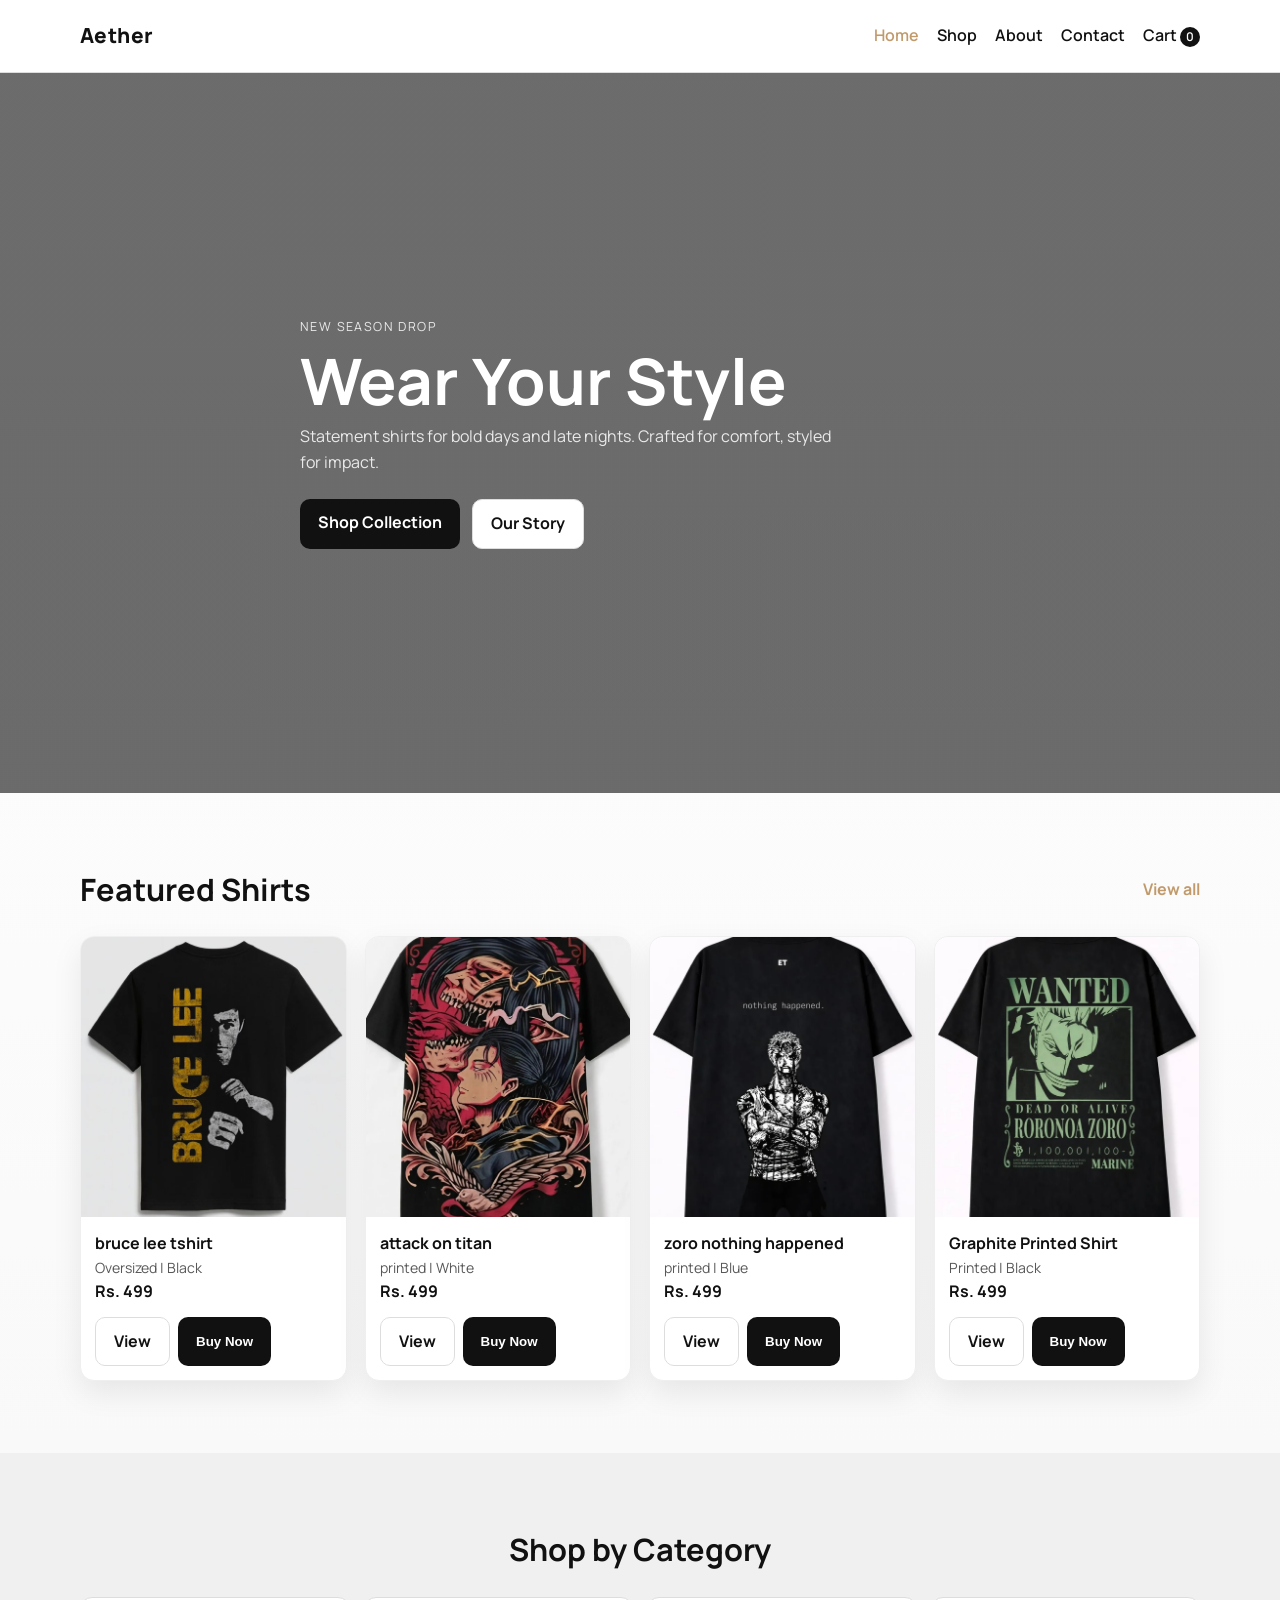
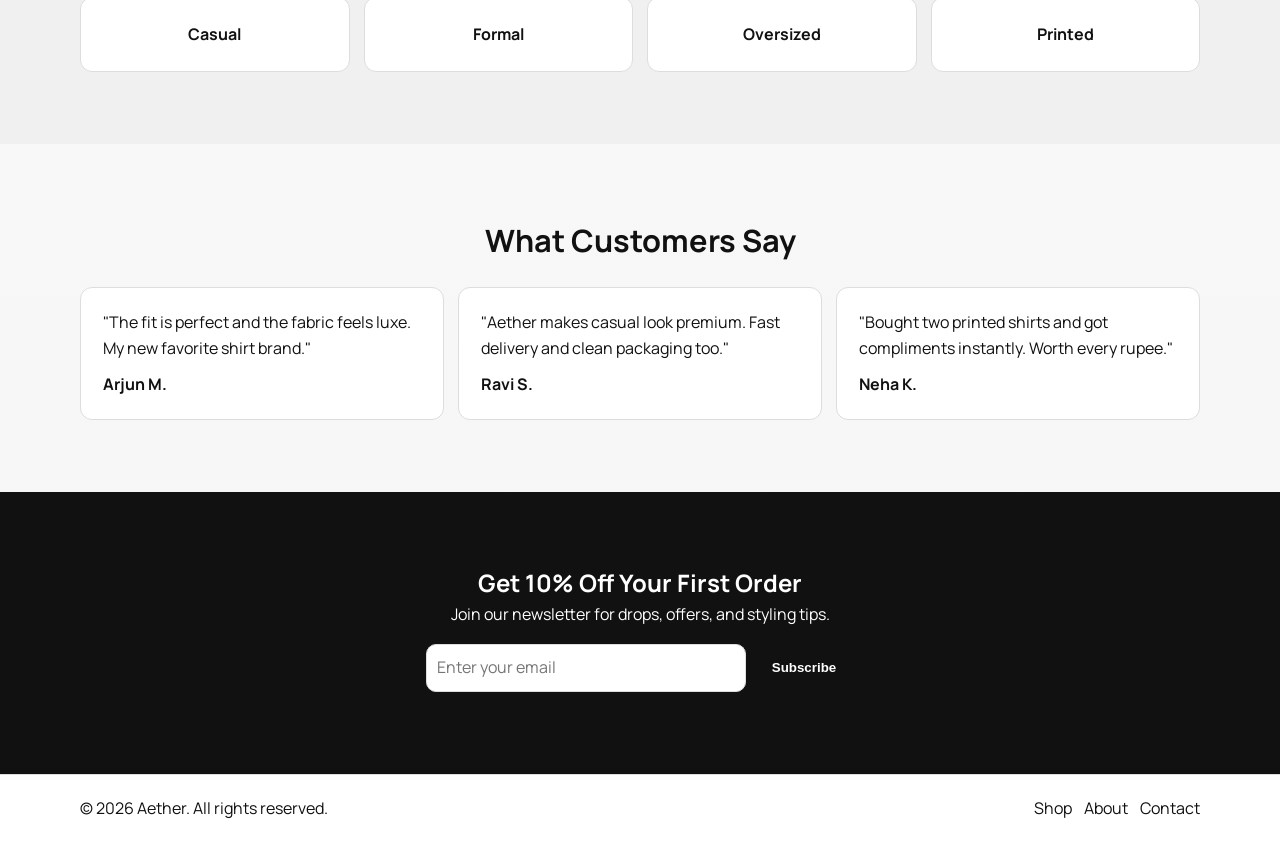
<file: index.html>
<!DOCTYPE html>
<html lang="en">
<head>
  <meta charset="UTF-8" />
  <meta name="viewport" content="width=device-width, initial-scale=1.0" />
  <meta name="description" content="Aether - Premium stylish shirts for every occasion." />
  <meta name="keywords" content="Aether, stylish shirts, men's fashion, premium shirts" />
  <title>Aether | Wear Your Style</title>
  <link rel="preconnect" href="https://fonts.googleapis.com" />
  <link rel="preconnect" href="https://fonts.gstatic.com" crossorigin />
  <link href="https://fonts.googleapis.com/css2?family=Manrope:wght@400;500;600;700;800&display=swap" rel="stylesheet" />
  <link rel="stylesheet" href="styles.css" />
</head>
<body>
  <header class="site-header">
    <nav class="navbar container">
      <a href="index.html" class="brand">Aether</a>
      <button class="menu-toggle" id="menuToggle" aria-label="Open menu">Menu</button>
      <ul class="nav-links" id="navLinks">
        <li><a href="index.html" class="active">Home</a></li>
        <li><a href="shop.html">Shop</a></li>
        <li><a href="about.html">About</a></li>
        <li><a href="contact.html">Contact</a></li>
        <li><a href="cart.html">Cart <span id="cartCount" class="cart-pill">0</span></a></li>
      </ul>
    </nav>
  </header>

  <main>
    <section class="hero">
      <div class="container hero-content reveal">
        <p class="eyebrow">New Season Drop</p>
        <h1>Wear Your Style</h1>
        <p>Statement shirts for bold days and late nights. Crafted for comfort, styled for impact.</p>
        <div class="hero-actions">
          <a href="shop.html" class="btn btn-primary">Shop Collection</a>
          <a href="about.html" class="btn btn-ghost">Our Story</a>
        </div>
      </div>
    </section>

    <section class="section container reveal">
      <div class="section-head">
        <h2>Featured Shirts</h2>
        <a href="shop.html" class="text-link">View all</a>
      </div>
      <div id="featuredGrid" class="product-grid"></div>
    </section>

    <section class="section section-alt reveal">
      <div class="container">
        <div class="section-head center">
          <h2>Shop by Category</h2>
        </div>
        <div class="category-grid">
          <a href="shop.html?category=Casual" class="category-card">Casual</a>
          <a href="shop.html?category=Formal" class="category-card">Formal</a>
          <a href="shop.html?category=Oversized" class="category-card">Oversized</a>
          <a href="shop.html?category=Printed" class="category-card">Printed</a>
        </div>
      </div>
    </section>

    <section class="section container reveal">
      <div class="section-head center">
        <h2>What Customers Say</h2>
      </div>
      <div class="testimonial-grid">
        <article class="testimonial-card">
          <p>"The fit is perfect and the fabric feels luxe. My new favorite shirt brand."</p>
          <h4>Arjun M.</h4>
        </article>
        <article class="testimonial-card">
          <p>"Aether makes casual look premium. Fast delivery and clean packaging too."</p>
          <h4>Ravi S.</h4>
        </article>
        <article class="testimonial-card">
          <p>"Bought two printed shirts and got compliments instantly. Worth every rupee."</p>
          <h4>Neha K.</h4>
        </article>
      </div>
    </section>

    <section class="section newsletter reveal">
      <div class="container newsletter-box">
        <h2>Get 10% Off Your First Order</h2>
        <p>Join our newsletter for drops, offers, and styling tips.</p>
        <form id="newsletterForm" class="newsletter-form">
          <input type="email" id="newsletterEmail" placeholder="Enter your email" required />
          <button type="submit" class="btn btn-primary">Subscribe</button>
        </form>
        <p id="newsletterMessage" class="form-message" aria-live="polite"></p>
      </div>
    </section>
  </main>

  <footer class="site-footer">
    <div class="container footer-row">
      <p>&copy; 2026 Aether. All rights reserved.</p>
      <div class="footer-links">
        <a href="shop.html">Shop</a>
        <a href="about.html">About</a>
        <a href="contact.html">Contact</a>
      </div>
    </div>
  </footer>

  <script src="app.js"></script>
</body>
</html>
</file>
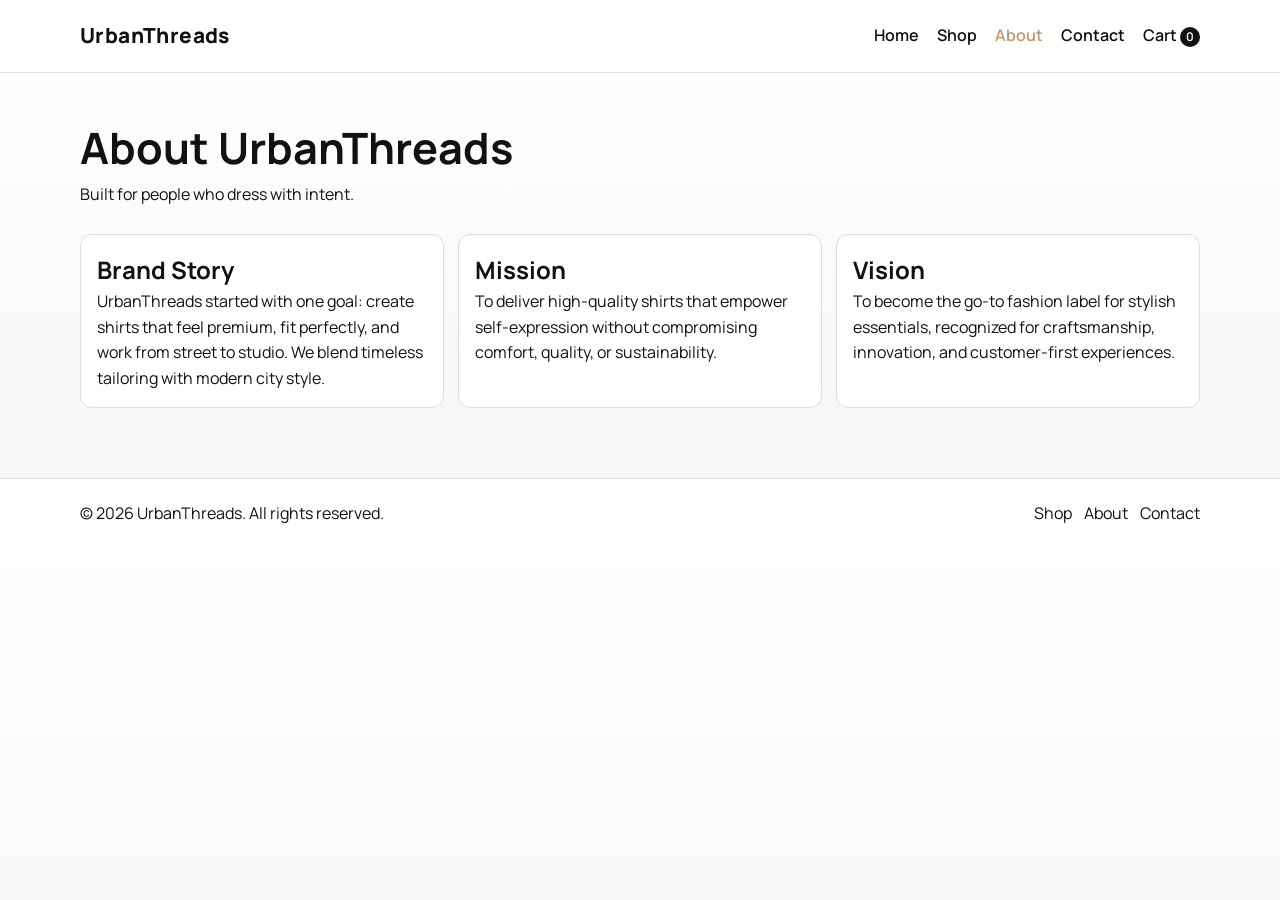
<file: about.html>
<!DOCTYPE html>
<html lang="en">
<head>
  <meta charset="UTF-8" />
  <meta name="viewport" content="width=device-width, initial-scale=1.0" />
  <meta name="description" content="Learn about UrbanThreads story, mission, and vision." />
  <title>UrbanThreads | About Us</title>
  <link rel="preconnect" href="https://fonts.googleapis.com" />
  <link rel="preconnect" href="https://fonts.gstatic.com" crossorigin />
  <link href="https://fonts.googleapis.com/css2?family=Manrope:wght@400;500;600;700;800&display=swap" rel="stylesheet" />
  <link rel="stylesheet" href="styles.css" />
</head>
<body>
  <header class="site-header">
    <nav class="navbar container">
      <a href="index.html" class="brand">UrbanThreads</a>
      <button class="menu-toggle" id="menuToggle" aria-label="Open menu">Menu</button>
      <ul class="nav-links" id="navLinks">
        <li><a href="index.html">Home</a></li>
        <li><a href="shop.html">Shop</a></li>
        <li><a href="about.html" class="active">About</a></li>
        <li><a href="contact.html">Contact</a></li>
        <li><a href="cart.html">Cart <span id="cartCount" class="cart-pill">0</span></a></li>
      </ul>
    </nav>
  </header>

  <main class="container page-main">
    <section class="page-title reveal">
      <h1>About UrbanThreads</h1>
      <p>Built for people who dress with intent.</p>
    </section>

    <section class="about-grid reveal">
      <article class="about-card">
        <h2>Brand Story</h2>
        <p>UrbanThreads started with one goal: create shirts that feel premium, fit perfectly, and work from street to studio. We blend timeless tailoring with modern city style.</p>
      </article>
      <article class="about-card">
        <h2>Mission</h2>
        <p>To deliver high-quality shirts that empower self-expression without compromising comfort, quality, or sustainability.</p>
      </article>
      <article class="about-card">
        <h2>Vision</h2>
        <p>To become the go-to fashion label for stylish essentials, recognized for craftsmanship, innovation, and customer-first experiences.</p>
      </article>
    </section>
  </main>

  <footer class="site-footer">
    <div class="container footer-row">
      <p>&copy; 2026 UrbanThreads. All rights reserved.</p>
      <div class="footer-links">
        <a href="shop.html">Shop</a>
        <a href="about.html">About</a>
        <a href="contact.html">Contact</a>
      </div>
    </div>
  </footer>

  <script src="app.js"></script>
</body>
</html>
</file>
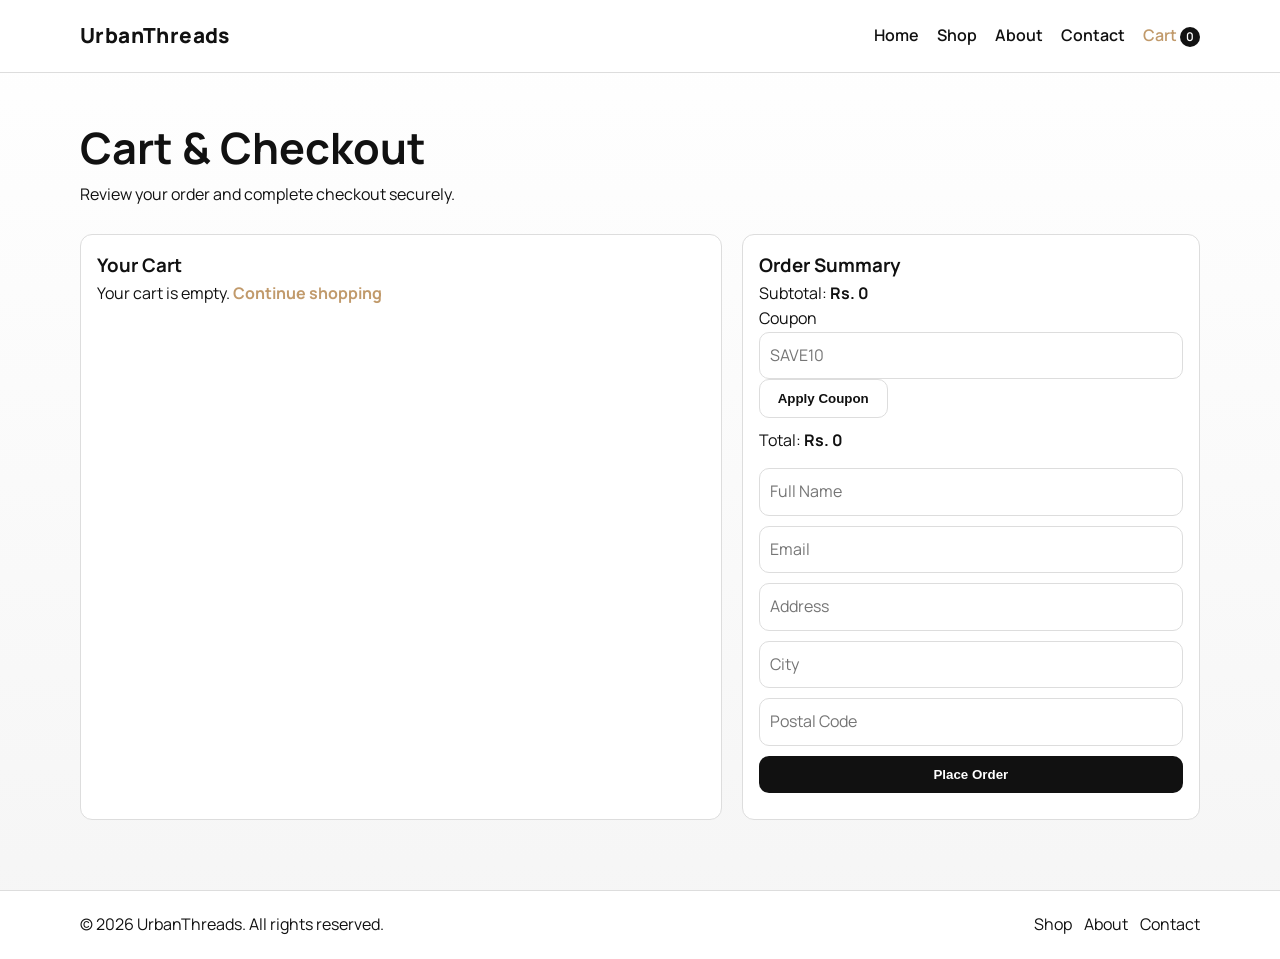
<file: cart.html>
<!DOCTYPE html>
<html lang="en">
<head>
  <meta charset="UTF-8" />
  <meta name="viewport" content="width=device-width, initial-scale=1.0" />
  <meta name="description" content="Cart and secure checkout at UrbanThreads." />
  <title>UrbanThreads | Cart & Checkout</title>
  <link rel="preconnect" href="https://fonts.googleapis.com" />
  <link rel="preconnect" href="https://fonts.gstatic.com" crossorigin />
  <link href="https://fonts.googleapis.com/css2?family=Manrope:wght@400;500;600;700;800&display=swap" rel="stylesheet" />
  <link rel="stylesheet" href="styles.css" />
</head>
<body>
  <header class="site-header">
    <nav class="navbar container">
      <a href="index.html" class="brand">UrbanThreads</a>
      <button class="menu-toggle" id="menuToggle" aria-label="Open menu">Menu</button>
      <ul class="nav-links" id="navLinks">
        <li><a href="index.html">Home</a></li>
        <li><a href="shop.html">Shop</a></li>
        <li><a href="about.html">About</a></li>
        <li><a href="contact.html">Contact</a></li>
        <li><a href="cart.html" class="active">Cart <span id="cartCount" class="cart-pill">0</span></a></li>
      </ul>
    </nav>
  </header>

  <main class="container page-main">
    <section class="page-title reveal">
      <h1>Cart & Checkout</h1>
      <p>Review your order and complete checkout securely.</p>
    </section>

    <section class="checkout-layout">
      <div class="cart-panel reveal">
        <h3>Your Cart</h3>
        <div id="cartItems"></div>
      </div>

      <aside class="checkout-panel reveal">
        <h3>Order Summary</h3>
        <p>Subtotal: <strong id="cartSubtotal">Rs. 0</strong></p>
        <label>Coupon
          <input type="text" id="couponCode" placeholder="SAVE10" />
        </label>
        <button id="applyCoupon" class="btn btn-ghost">Apply Coupon</button>
        <p id="couponMessage" class="form-message"></p>
        <p>Total: <strong id="cartTotal">Rs. 0</strong></p>

        <form id="checkoutForm" class="checkout-form">
          <input type="text" placeholder="Full Name" required />
          <input type="email" placeholder="Email" required />
          <input type="text" placeholder="Address" required />
          <input type="text" placeholder="City" required />
          <input type="text" placeholder="Postal Code" required />
          <button type="submit" class="btn btn-primary">Place Order</button>
        </form>
        <p id="checkoutMessage" class="form-message" aria-live="polite"></p>
      </aside>
    </section>
  </main>

  <footer class="site-footer">
    <div class="container footer-row">
      <p>&copy; 2026 UrbanThreads. All rights reserved.</p>
      <div class="footer-links">
        <a href="shop.html">Shop</a>
        <a href="about.html">About</a>
        <a href="contact.html">Contact</a>
      </div>
    </div>
  </footer>

  <script src="app.js"></script>
</body>
</html>
</file>
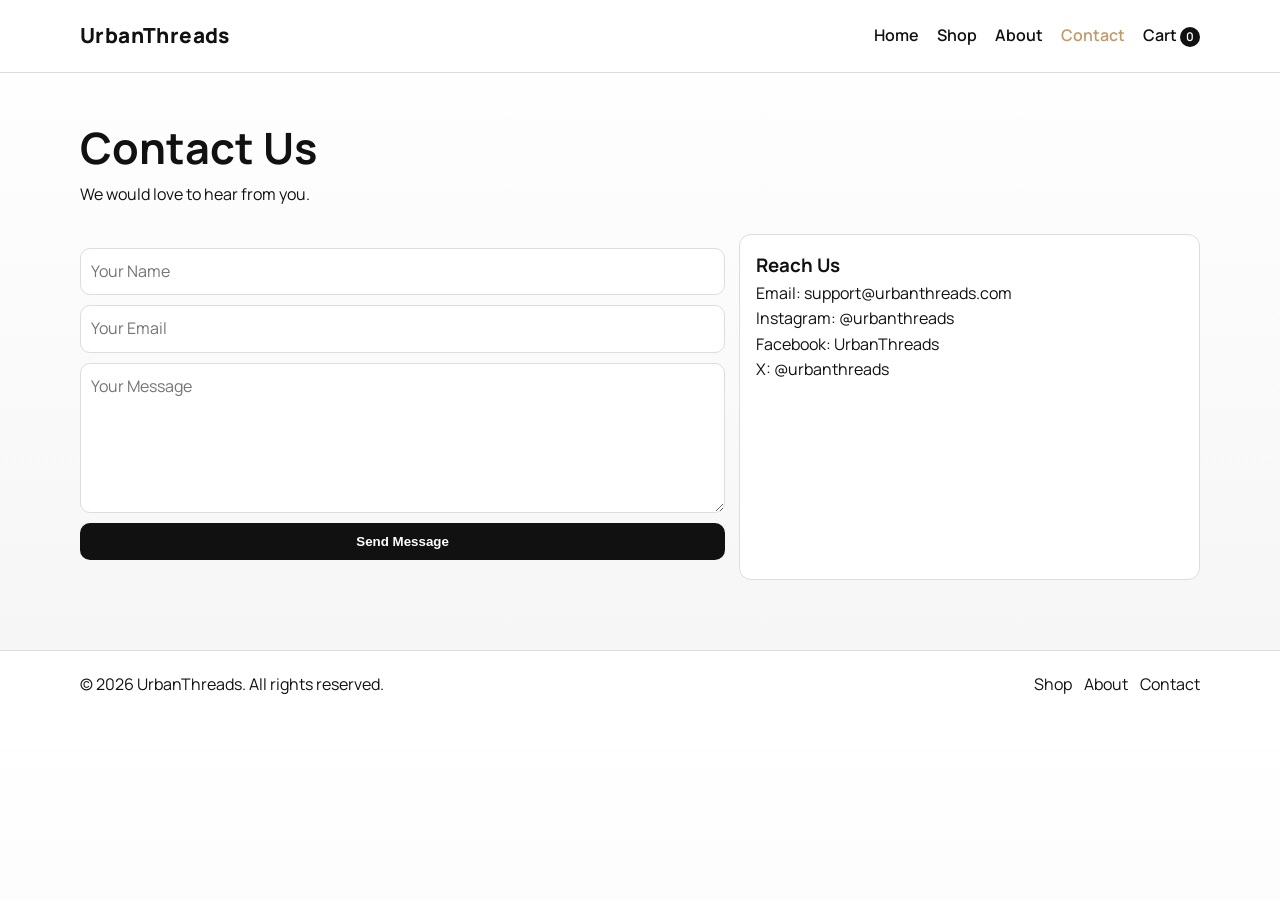
<file: contact.html>
<!DOCTYPE html>
<html lang="en">
<head>
  <meta charset="UTF-8" />
  <meta name="viewport" content="width=device-width, initial-scale=1.0" />
  <meta name="description" content="Contact UrbanThreads for support and collaborations." />
  <title>UrbanThreads | Contact</title>
  <link rel="preconnect" href="https://fonts.googleapis.com" />
  <link rel="preconnect" href="https://fonts.gstatic.com" crossorigin />
  <link href="https://fonts.googleapis.com/css2?family=Manrope:wght@400;500;600;700;800&display=swap" rel="stylesheet" />
  <link rel="stylesheet" href="styles.css" />
</head>
<body>
  <header class="site-header">
    <nav class="navbar container">
      <a href="index.html" class="brand">UrbanThreads</a>
      <button class="menu-toggle" id="menuToggle" aria-label="Open menu">Menu</button>
      <ul class="nav-links" id="navLinks">
        <li><a href="index.html">Home</a></li>
        <li><a href="shop.html">Shop</a></li>
        <li><a href="about.html">About</a></li>
        <li><a href="contact.html" class="active">Contact</a></li>
        <li><a href="cart.html">Cart <span id="cartCount" class="cart-pill">0</span></a></li>
      </ul>
    </nav>
  </header>

  <main class="container page-main">
    <section class="page-title reveal">
      <h1>Contact Us</h1>
      <p>We would love to hear from you.</p>
    </section>

    <section class="contact-layout reveal">
      <form id="contactForm" class="contact-form">
        <input type="text" placeholder="Your Name" required />
        <input type="email" placeholder="Your Email" required />
        <textarea rows="5" placeholder="Your Message" required></textarea>
        <button type="submit" class="btn btn-primary">Send Message</button>
        <p id="contactMessage" class="form-message" aria-live="polite"></p>
      </form>
      <aside class="contact-card">
        <h3>Reach Us</h3>
        <p>Email: <a href="mailto:support@urbanthreads.com">support@urbanthreads.com</a></p>
        <p>Instagram: <a href="#">@urbanthreads</a></p>
        <p>Facebook: <a href="#">UrbanThreads</a></p>
        <p>X: <a href="#">@urbanthreads</a></p>
      </aside>
    </section>
  </main>

  <footer class="site-footer">
    <div class="container footer-row">
      <p>&copy; 2026 UrbanThreads. All rights reserved.</p>
      <div class="footer-links">
        <a href="shop.html">Shop</a>
        <a href="about.html">About</a>
        <a href="contact.html">Contact</a>
      </div>
    </div>
  </footer>

  <script src="app.js"></script>
</body>
</html>
</file>
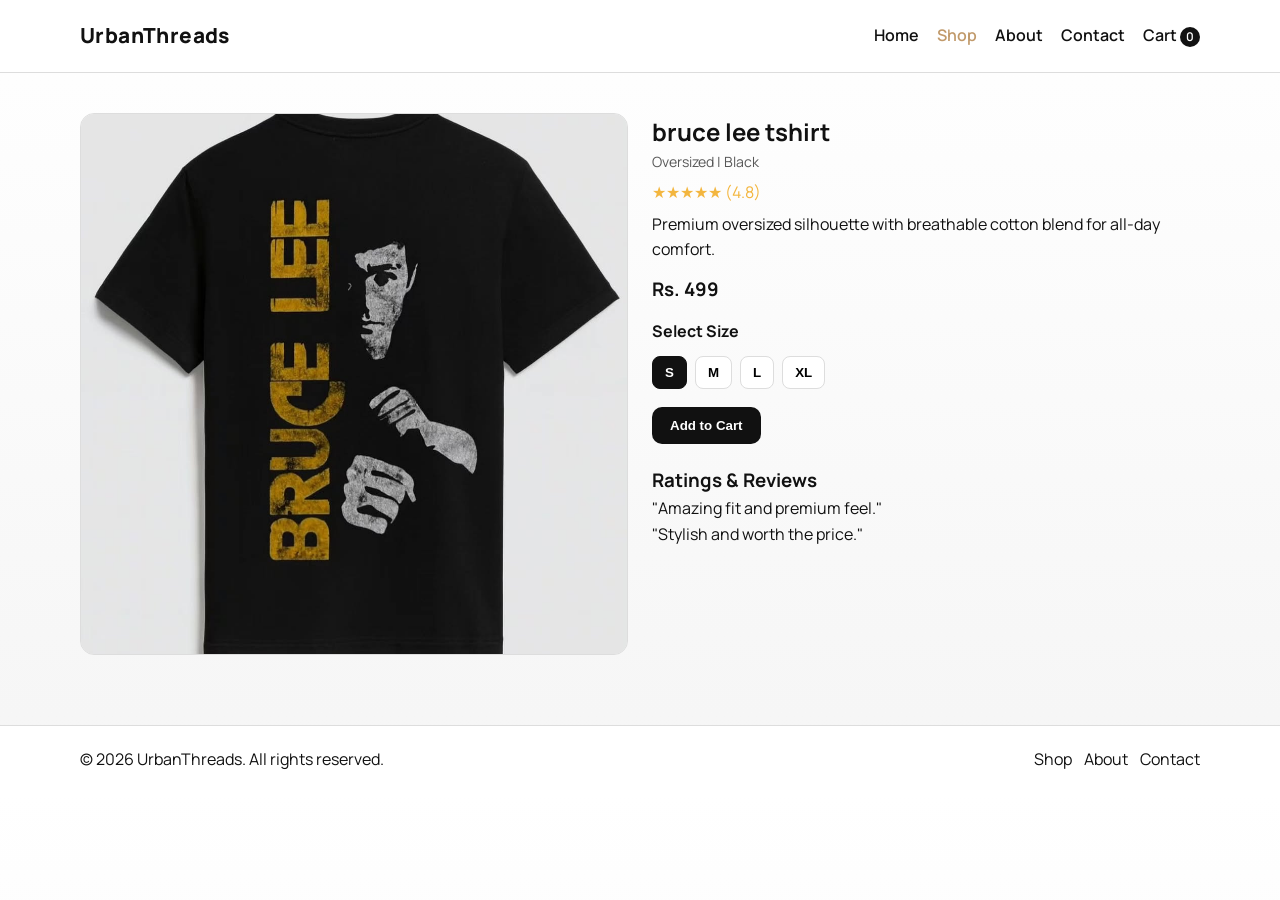
<file: product.html>
<!DOCTYPE html>
<html lang="en">
<head>
  <meta charset="UTF-8" />
  <meta name="viewport" content="width=device-width, initial-scale=1.0" />
  <meta name="description" content="View shirt details at UrbanThreads." />
  <meta name="keywords" content="shirt details, buy shirt online, UrbanThreads" />
  <title>UrbanThreads | Product</title>
  <link rel="preconnect" href="https://fonts.googleapis.com" />
  <link rel="preconnect" href="https://fonts.gstatic.com" crossorigin />
  <link href="https://fonts.googleapis.com/css2?family=Manrope:wght@400;500;600;700;800&display=swap" rel="stylesheet" />
  <link rel="stylesheet" href="styles.css" />
</head>
<body>
  <header class="site-header">
    <nav class="navbar container">
      <a href="index.html" class="brand">UrbanThreads</a>
      <button class="menu-toggle" id="menuToggle" aria-label="Open menu">Menu</button>
      <ul class="nav-links" id="navLinks">
        <li><a href="index.html">Home</a></li>
        <li><a href="shop.html" class="active">Shop</a></li>
        <li><a href="about.html">About</a></li>
        <li><a href="contact.html">Contact</a></li>
        <li><a href="cart.html">Cart <span id="cartCount" class="cart-pill">0</span></a></li>
      </ul>
    </nav>
  </header>

  <main class="container page-main">
    <section id="productDetail" class="product-detail reveal"></section>
  </main>

  <footer class="site-footer">
    <div class="container footer-row">
      <p>&copy; 2026 UrbanThreads. All rights reserved.</p>
      <div class="footer-links">
        <a href="shop.html">Shop</a>
        <a href="about.html">About</a>
        <a href="contact.html">Contact</a>
      </div>
    </div>
  </footer>

  <script src="app.js"></script>
</body>
</html>
</file>
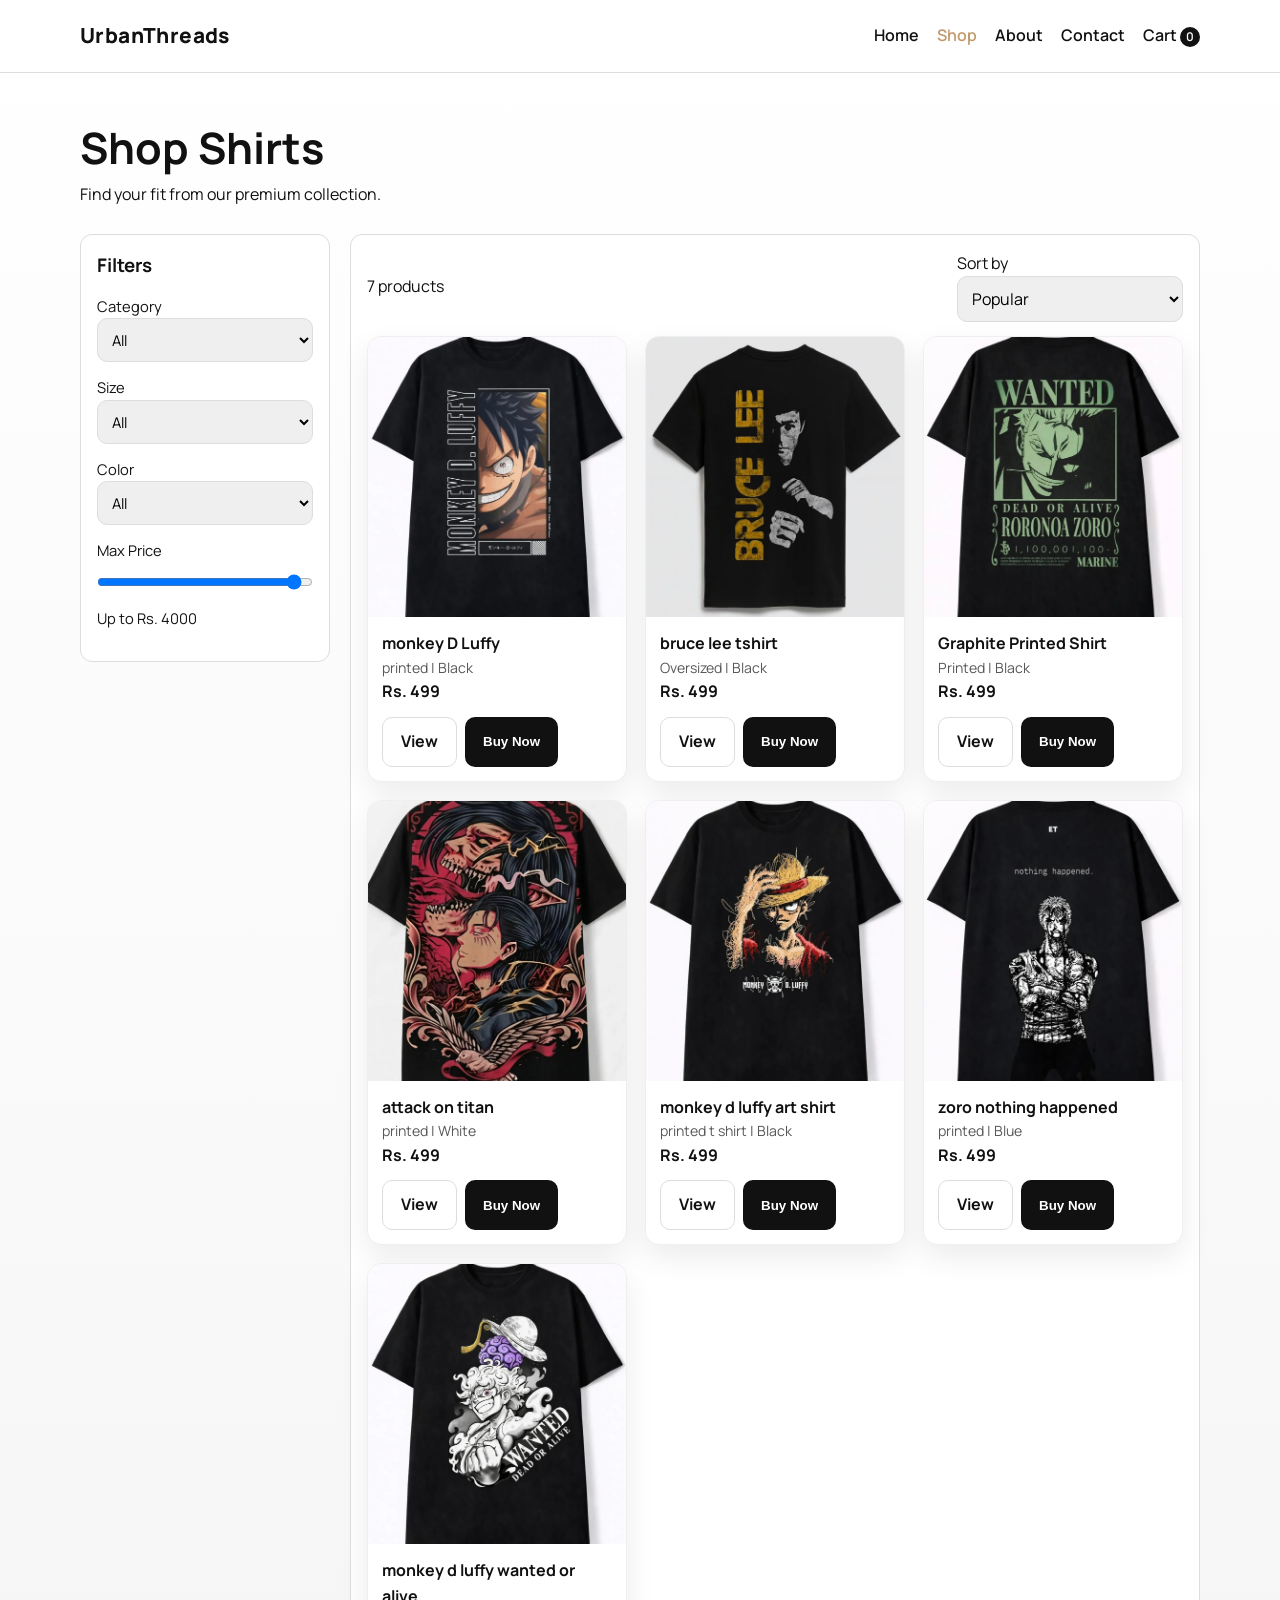
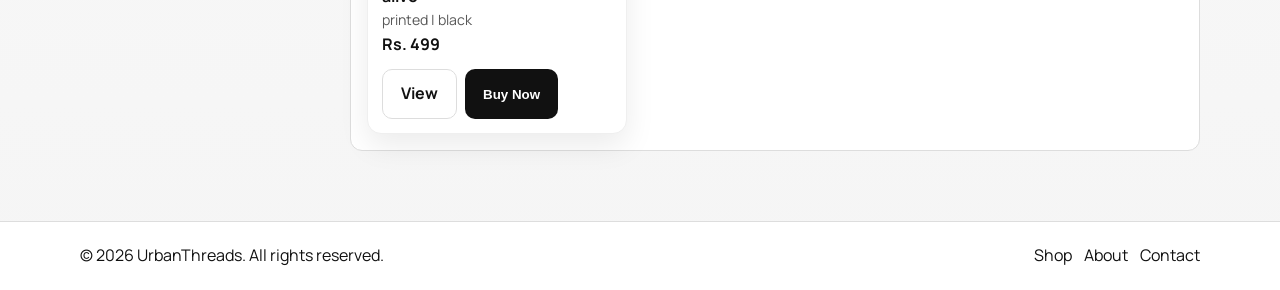
<file: shop.html>
<!DOCTYPE html>
<html lang="en">
<head>
  <meta charset="UTF-8" />
  <meta name="viewport" content="width=device-width, initial-scale=1.0" />
  <meta name="description" content="Shop premium stylish shirts at UrbanThreads." />
  <meta name="keywords" content="shirt shop, formal shirts, casual shirts, oversized shirts" />
  <title>UrbanThreads | Shop</title>
  <link rel="preconnect" href="https://fonts.googleapis.com" />
  <link rel="preconnect" href="https://fonts.gstatic.com" crossorigin />
  <link href="https://fonts.googleapis.com/css2?family=Manrope:wght@400;500;600;700;800&display=swap" rel="stylesheet" />
  <link rel="stylesheet" href="styles.css" />
</head>
<body>
  <header class="site-header">
    <nav class="navbar container">
      <a href="index.html" class="brand">UrbanThreads</a>
      <button class="menu-toggle" id="menuToggle" aria-label="Open menu">Menu</button>
      <ul class="nav-links" id="navLinks">
        <li><a href="index.html">Home</a></li>
        <li><a href="shop.html" class="active">Shop</a></li>
        <li><a href="about.html">About</a></li>
        <li><a href="contact.html">Contact</a></li>
        <li><a href="cart.html">Cart <span id="cartCount" class="cart-pill">0</span></a></li>
      </ul>
    </nav>
  </header>

  <main class="container page-main">
    <section class="page-title reveal">
      <h1>Shop Shirts</h1>
      <p>Find your fit from our premium collection.</p>
    </section>

    <section class="shop-layout">
      <aside class="filters reveal">
        <h3>Filters</h3>
        <label>Category
          <select id="filterCategory">
            <option value="All">All</option>
            <option value="Casual">Casual</option>
            <option value="Formal">Formal</option>
            <option value="Oversized">Oversized</option>
            <option value="Printed">Printed</option>
          </select>
        </label>
        <label>Size
          <select id="filterSize">
            <option value="All">All</option>
            <option value="S">S</option>
            <option value="M">M</option>
            <option value="L">L</option>
            <option value="XL">XL</option>
          </select>
        </label>
        <label>Color
          <select id="filterColor">
            <option value="All">All</option>
            <option value="Black">Black</option>
            <option value="White">White</option>
            <option value="Blue">Blue</option>
            <option value="Green">Green</option>
          </select>
        </label>
        <label>Max Price
          <input type="range" id="filterPrice" min="1000" max="4000" step="100" value="4000" />
          <span id="priceValue">Up to Rs. 4000</span>
        </label>
      </aside>

      <div class="products-panel reveal">
        <div class="products-topbar">
          <p id="productCount">0 products</p>
          <label>Sort by
            <select id="sortProducts">
              <option value="popular">Popular</option>
              <option value="low-high">Price: Low to High</option>
              <option value="high-low">Price: High to Low</option>
              <option value="newest">Newest</option>
            </select>
          </label>
        </div>
        <div id="shopGrid" class="product-grid"></div>
      </div>
    </section>
  </main>

  <footer class="site-footer">
    <div class="container footer-row">
      <p>&copy; 2026 UrbanThreads. All rights reserved.</p>
      <div class="footer-links">
        <a href="shop.html">Shop</a>
        <a href="about.html">About</a>
        <a href="contact.html">Contact</a>
      </div>
    </div>
  </footer>

  <script src="app.js"></script>
</body>
</html>
</file>
<file: styles.css>
:root {
  --bg: #f5f5f5;
  --surface: #ffffff;
  --text: #111111;
  --muted: #585858;
  --line: #dddddd;
  --accent: #c19a6b;
  --shadow: 0 12px 30px rgba(0, 0, 0, 0.08);
}

* {
  box-sizing: border-box;
  margin: 0;
  padding: 0;
}

html,
body {
  font-family: "Manrope", sans-serif;
  color: var(--text);
  background: linear-gradient(180deg, #ffffff 0%, var(--bg) 100%);
  line-height: 1.6;
}

a {
  color: inherit;
  text-decoration: none;
}

img {
  width: 100%;
  display: block;
}

.container {
  width: min(1120px, 92%);
  margin: 0 auto;
}

.site-header {
  position: sticky;
  top: 0;
  z-index: 20;
  background: rgba(255, 255, 255, 0.92);
  backdrop-filter: blur(8px);
  border-bottom: 1px solid var(--line);
}

.navbar {
  min-height: 72px;
  display: flex;
  align-items: center;
  justify-content: space-between;
  gap: 20px;
}

.brand {
  font-size: 1.3rem;
  font-weight: 800;
  letter-spacing: 0.4px;
}

.nav-links {
  list-style: none;
  display: flex;
  align-items: center;
  gap: 18px;
}

.nav-links a {
  font-weight: 600;
  transition: color 0.2s ease;
}

.nav-links a:hover,
.nav-links a.active {
  color: var(--accent);
}

.menu-toggle {
  display: none;
  border: 1px solid var(--line);
  background: #fff;
  padding: 8px 12px;
  border-radius: 8px;
  font-weight: 600;
}

.cart-pill {
  display: inline-flex;
  min-width: 20px;
  height: 20px;
  border-radius: 999px;
  align-items: center;
  justify-content: center;
  font-size: 0.75rem;
  background: #111;
  color: #fff;
}

.hero {
  min-height: 80vh;
  background: linear-gradient(rgba(10, 10, 10, 0.6), rgba(10, 10, 10, 0.6)),
    url("https://images.unsplash.com/photo-1516257984-b1b4d707412e?auto=format&fit=crop&w=1500&q=80") center/cover no-repeat;
  display: grid;
  place-items: center;
  color: #fff;
}

.hero-content {
  max-width: 680px;
}

.eyebrow {
  text-transform: uppercase;
  letter-spacing: 1.4px;
  font-size: 0.78rem;
  color: #dadada;
}

.hero h1 {
  font-size: clamp(2.2rem, 5vw, 4rem);
  margin: 10px 0;
  line-height: 1.05;
}

.hero p {
  color: #e9e9e9;
  max-width: 550px;
}

.hero-actions {
  display: flex;
  gap: 12px;
  margin-top: 24px;
  flex-wrap: wrap;
}

.btn {
  border: 0;
  border-radius: 10px;
  padding: 11px 18px;
  font-weight: 700;
  cursor: pointer;
  transition: transform 0.2s ease, opacity 0.2s ease;
}

.btn:hover {
  transform: translateY(-2px);
}

.btn-primary {
  background: var(--text);
  color: #fff;
}

.btn-ghost {
  background: #fff;
  color: #111;
  border: 1px solid var(--line);
}

.section {
  padding: 72px 0;
}

.section-alt {
  background: #f0f0f0;
}

.section-head {
  display: flex;
  justify-content: space-between;
  align-items: center;
  margin-bottom: 22px;
}

.section-head.center {
  justify-content: center;
}

.section-head h2 {
  font-size: clamp(1.5rem, 2.4vw, 2.1rem);
}

.text-link {
  color: var(--accent);
  font-weight: 700;
}

.product-grid {
  display: grid;
  grid-template-columns: repeat(auto-fit, minmax(220px, 1fr));
  gap: 18px;
}

.product-card {
  background: var(--surface);
  border-radius: 14px;
  overflow: hidden;
  box-shadow: var(--shadow);
  border: 1px solid #efefef;
  transition: transform 0.25s ease;
}

.product-card:hover {
  transform: translateY(-4px);
}

.product-image {
  position: relative;
  overflow: hidden;
}

.product-image img {
  height: 280px;
  object-fit: cover;
  transition: transform 0.35s ease;
}

.product-card:hover .product-image img {
  transform: scale(1.06);
}

.product-info {
  padding: 14px;
}

.product-info h4 {
  font-size: 1rem;
}

.product-meta {
  color: var(--muted);
  font-size: 0.88rem;
}

.product-actions {
  display: flex;
  gap: 8px;
  margin-top: 12px;
}

.category-grid {
  display: grid;
  grid-template-columns: repeat(auto-fit, minmax(170px, 1fr));
  gap: 14px;
}

.category-card {
  padding: 24px;
  text-align: center;
  background: #fff;
  border: 1px solid var(--line);
  border-radius: 12px;
  font-weight: 700;
  transition: all 0.2s ease;
}

.category-card:hover {
  background: #111;
  color: #fff;
}

.testimonial-grid {
  display: grid;
  grid-template-columns: repeat(auto-fit, minmax(220px, 1fr));
  gap: 14px;
}

.testimonial-card {
  background: #fff;
  padding: 22px;
  border-radius: 12px;
  border: 1px solid var(--line);
}

.testimonial-card h4 {
  margin-top: 10px;
}

.newsletter {
  background: #111;
  color: #fff;
}

.newsletter-box {
  text-align: center;
}

.newsletter-form {
  display: flex;
  gap: 8px;
  justify-content: center;
  margin-top: 16px;
  flex-wrap: wrap;
}

input,
select,
textarea {
  width: 100%;
  border: 1px solid var(--line);
  border-radius: 10px;
  padding: 10px;
  font: inherit;
}

.newsletter-form input {
  max-width: 320px;
}

.form-message {
  margin-top: 10px;
  font-size: 0.9rem;
}

.page-main {
  padding: 40px 0 70px;
}

.page-title {
  margin-bottom: 26px;
}

.page-title h1 {
  font-size: clamp(1.8rem, 3.5vw, 2.7rem);
}

.shop-layout {
  display: grid;
  grid-template-columns: 250px 1fr;
  gap: 20px;
}

.filters,
.products-panel,
.cart-panel,
.checkout-panel,
.contact-card,
.about-card {
  background: #fff;
  border: 1px solid var(--line);
  border-radius: 12px;
  padding: 16px;
}

.filters {
  height: fit-content;
}

.filters h3 {
  margin-bottom: 14px;
}

.filters label {
  display: block;
  margin-bottom: 14px;
  font-size: 0.92rem;
}

.products-topbar {
  display: flex;
  justify-content: space-between;
  align-items: center;
  margin-bottom: 14px;
  gap: 12px;
  flex-wrap: wrap;
}

.product-detail {
  display: grid;
  grid-template-columns: 1fr 1fr;
  gap: 24px;
}

.product-main-img {
  border-radius: 14px;
  overflow: hidden;
  border: 1px solid var(--line);
  cursor: zoom-in;
}

.product-main-img.zoom img {
  transform: scale(1.35);
}

.product-main-img img {
  transition: transform 0.25s ease;
  height: 540px;
  object-fit: cover;
}

.rating {
  color: #f3b63f;
  margin: 6px 0;
}

.size-options {
  display: flex;
  gap: 8px;
  margin: 12px 0 18px;
  flex-wrap: wrap;
}

.size-btn {
  border: 1px solid var(--line);
  background: #fff;
  padding: 8px 12px;
  border-radius: 8px;
  cursor: pointer;
  font-weight: 700;
}

.size-btn.active {
  border-color: #111;
  background: #111;
  color: #fff;
}

.checkout-layout {
  display: grid;
  grid-template-columns: 1.4fr 1fr;
  gap: 20px;
}

.cart-item {
  display: grid;
  grid-template-columns: 80px 1fr auto;
  gap: 12px;
  align-items: center;
  border-bottom: 1px solid var(--line);
  padding: 12px 0;
}

.cart-item img {
  width: 80px;
  height: 80px;
  object-fit: cover;
  border-radius: 8px;
}

.qty-wrap {
  display: inline-flex;
  gap: 6px;
  align-items: center;
}

.qty-wrap button {
  width: 28px;
  height: 28px;
  border-radius: 6px;
  border: 1px solid var(--line);
  background: #fff;
}

.checkout-form,
.contact-form {
  display: grid;
  gap: 10px;
  margin-top: 14px;
}

.about-grid,
.contact-layout {
  display: grid;
  grid-template-columns: repeat(3, 1fr);
  gap: 14px;
}

.contact-layout {
  grid-template-columns: 1.4fr 1fr;
}

.site-footer {
  border-top: 1px solid var(--line);
  background: #fff;
}

.footer-row {
  min-height: 68px;
  display: flex;
  justify-content: space-between;
  align-items: center;
  gap: 12px;
  flex-wrap: wrap;
}

.footer-links {
  display: flex;
  gap: 12px;
}

.reveal {
  opacity: 0;
  transform: translateY(20px);
  transition: opacity 0.55s ease, transform 0.55s ease;
}

.reveal.show {
  opacity: 1;
  transform: translateY(0);
}

@media (max-width: 930px) {
  .shop-layout,
  .product-detail,
  .checkout-layout,
  .about-grid,
  .contact-layout {
    grid-template-columns: 1fr;
  }

  .product-main-img img {
    height: 420px;
  }
}

@media (max-width: 760px) {
  .menu-toggle {
    display: inline-block;
  }

  .nav-links {
    position: absolute;
    right: 4%;
    top: 74px;
    width: 220px;
    background: #fff;
    border: 1px solid var(--line);
    border-radius: 10px;
    padding: 12px;
    display: none;
    flex-direction: column;
    align-items: flex-start;
  }

  .nav-links.show {
    display: flex;
  }

  .hero {
    min-height: 68vh;
  }
}
</file>
